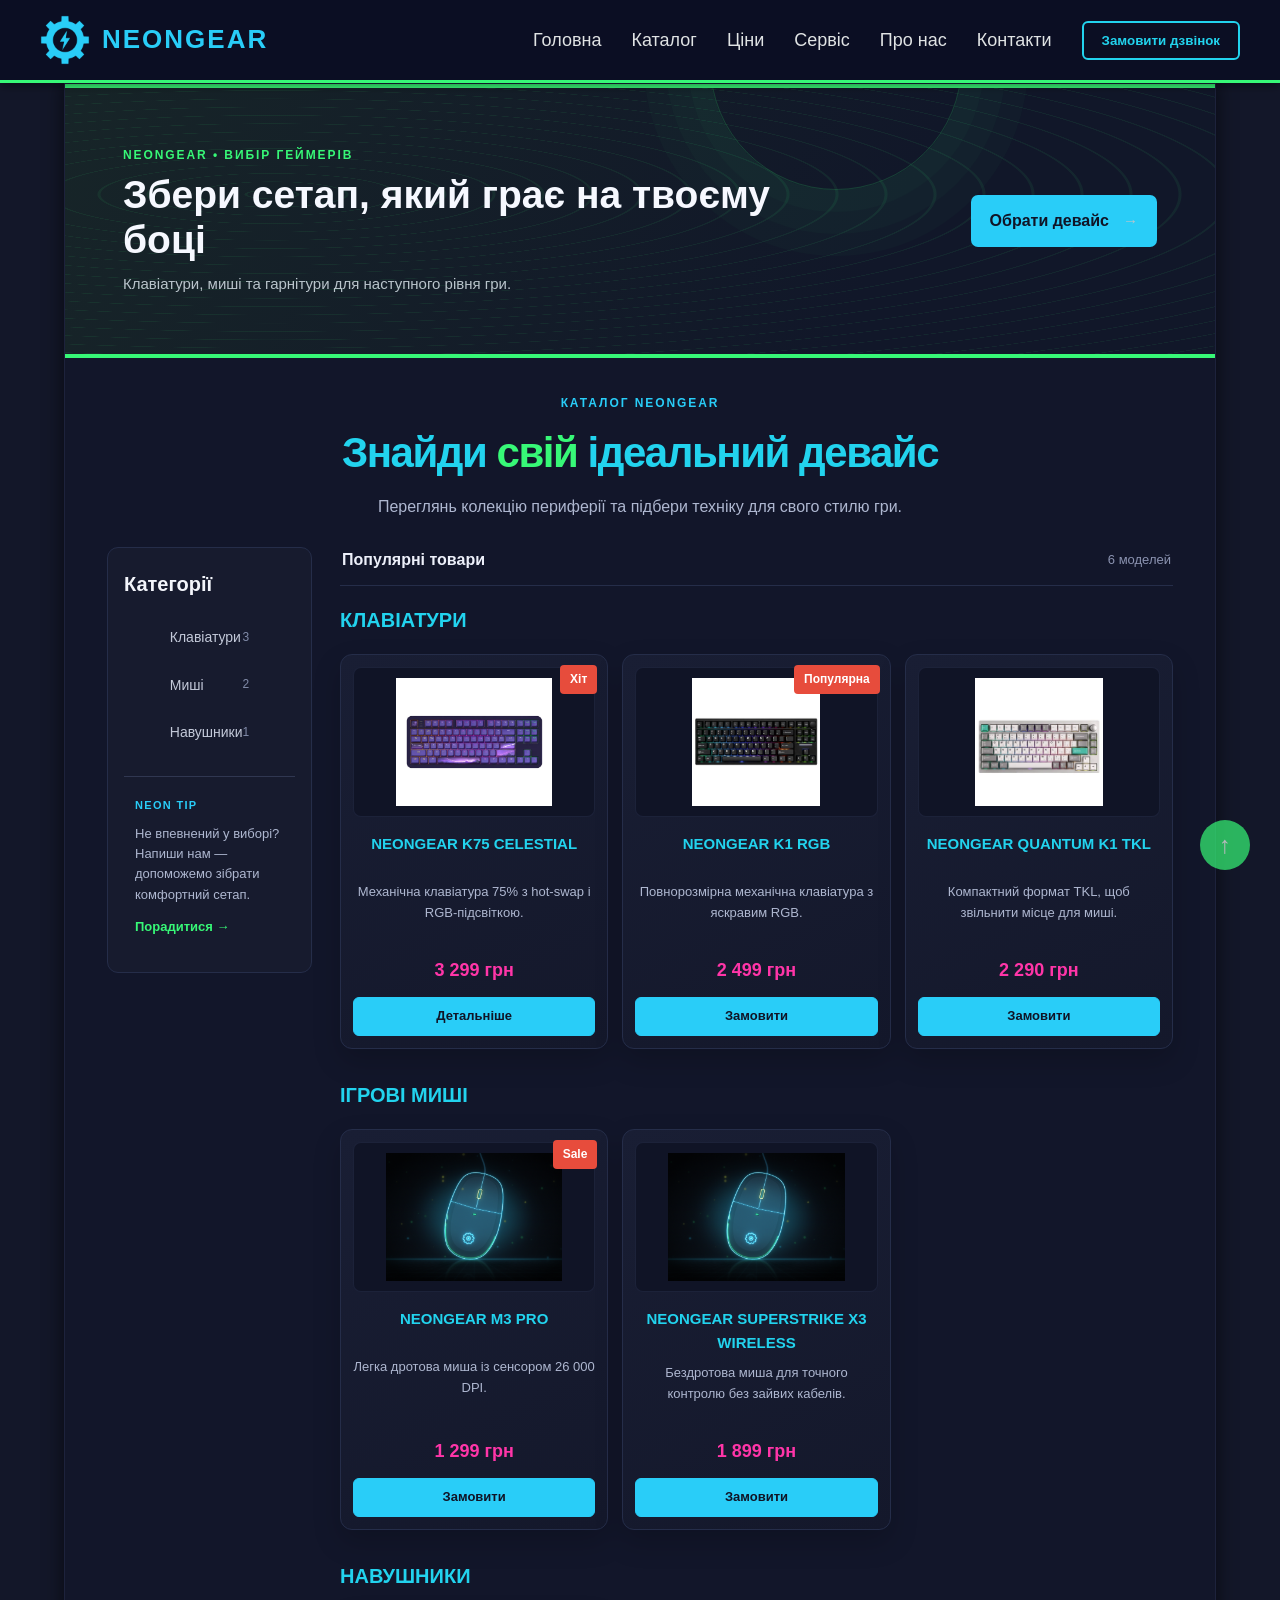
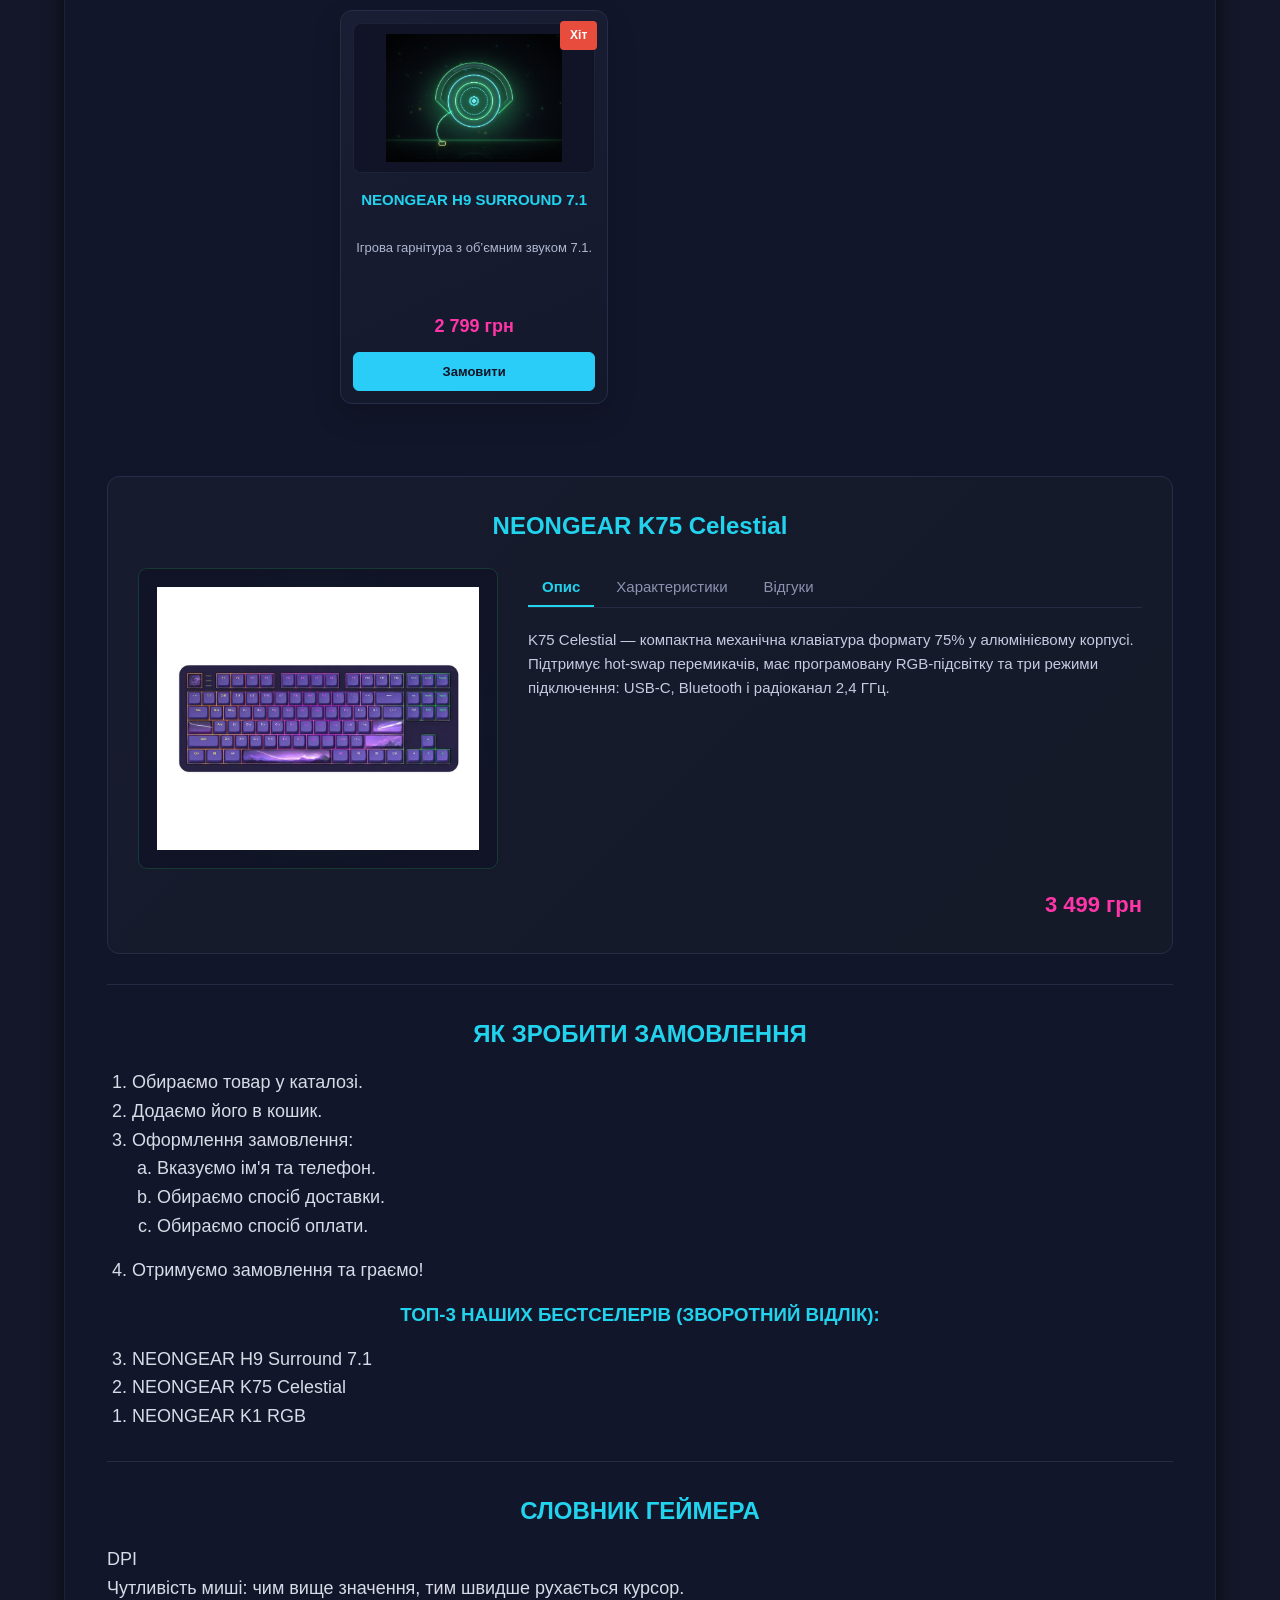
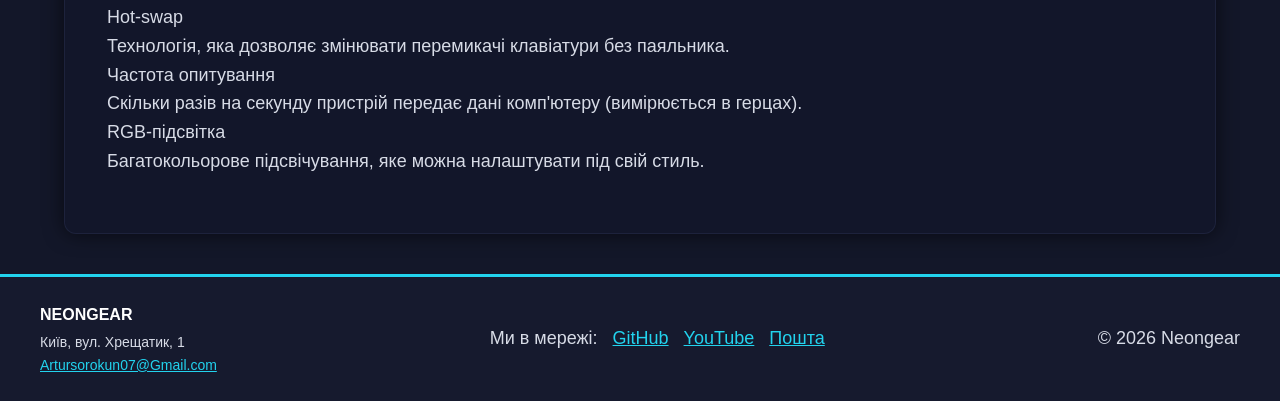
<file: catalog.html>
<!DOCTYPE html>
<html lang="uk">
<head>
    <meta charset="UTF-8">
    <meta name="viewport" content="width=device-width, initial-scale=1.0">
    <title>Каталог — Neongear</title>
    <link rel="stylesheet" href="style.css">
</head>
<body>
    <div class="wrapper">

    <header class="main-header">
    <a href="index.html" class="logo">
        <img src="img/neongear_icon.png" alt="Логотип Neongear" width="50">
        <span>Neongear</span>
    </a>
    <nav aria-label="Головна навігація">
        <ul class="main-menu">
            <li><a href="index.html">Головна</a></li>
            <li><a href="catalog.html">Каталог</a></li>
            <li><a href="price.html">Ціни</a></li>
            <li><a href="services.html">Сервіс</a></li>
            <li><a href="index.html#about">Про нас</a></li>
            <li><a href="contacts.html">Контакти</a></li>
        </ul>
    </nav>
    <button type="button" id="open-modal-btn" class="btn-call">Замовити дзвінок</button>
    <button class="hamburger" type="button" aria-label="Меню" aria-expanded="false">
        <span class="bar"></span>
        <span class="bar"></span>
        <span class="bar"></span>
    </button>
    <nav class="mobile-menu" aria-label="Мобільна навігація">
        <a href="index.html">Головна</a>
        <a href="catalog.html">Каталог</a>
        <a href="price.html">Ціни</a>
        <a href="services.html">Сервіс</a>
        <a href="index.html#about">Про нас</a>
        <a href="contacts.html">Контакти</a>
    </nav>
</header>
<main class="container catalog-page">
        <section class="catalog-promo" aria-label="Акційна пропозиція">
            <div><p>NEONGEAR • ВИБІР ГЕЙМЕРІВ</p><h2>Збери сетап, який грає на твоєму боці</h2><span>Клавіатури, миші та гарнітури для наступного рівня гри.</span></div>
            <a href="#keyboards" class="promo-action">Обрати девайс <span aria-hidden="true">→</span></a>
        </section>
        <header class="page-intro">
            <p class="eyebrow">КАТАЛОГ NEONGEAR</p>
            <h1>Знайди <span>свій</span> ідеальний девайс</h1>
            <p>Переглянь колекцію периферії та підбери техніку для свого стилю гри.</p>
        </header>
        <div class="catalog-layout">
            <aside class="catalog-sidebar">
                <h2>Категорії</h2>
                <nav class="catalog-categories" aria-label="Категорії товарів">
                    <a href="#keyboards">Клавіатури <span>3</span></a>
                    <a href="#mice">Миші <span>2</span></a>
                    <a href="#headsets">Навушники <span>1</span></a>
                </nav>
                <div class="sidebar-note"><span>NEON TIP</span><p>Не впевнений у виборі? Напиши нам — допоможемо зібрати комфортний сетап.</p><a href="contacts.html">Порадитися →</a></div>
            </aside>
            <div class="catalog-results">
                <div class="catalog-toolbar"><strong>Популярні товари</strong><span>6 моделей</span></div>
        <section class="catalog-group" id="keyboards" aria-labelledby="keyboards-title">
            <h2 id="keyboards-title">Клавіатури</h2>
            <div class="catalog-grid">
                <article class="product-item"><span class="badge">Хіт</span><img src="img/klava3.png" alt="NEONGEAR K75 Celestial"><h3>NEONGEAR K75 Celestial</h3><p>Механічна клавіатура 75% з hot-swap і RGB-підсвіткою.</p><p class="price">3 299 грн</p><a class="product-action" href="#k75-title">Детальніше</a></article>
                <article class="product-item"><span class="badge">Популярна</span><img src="img/klava2.png" alt="NEONGEAR K1 RGB"><h3>NEONGEAR K1 RGB</h3><p>Повнорозмірна механічна клавіатура з яскравим RGB.</p><p class="price">2 499 грн</p><a class="product-action" href="contacts.html">Замовити</a></article>
                <article class="product-item"><img src="img/klava1.png" alt="NEONGEAR Quantum K1 TKL"><h3>NEONGEAR Quantum K1 TKL</h3><p>Компактний формат TKL, щоб звільнити місце для миші.</p><p class="price">2 290 грн</p><a class="product-action" href="contacts.html">Замовити</a></article>
            </div>
        </section>
        <section class="catalog-group" id="mice" aria-labelledby="mice-title">
            <h2 id="mice-title">Ігрові миші</h2>
            <div class="catalog-grid">
                <article class="product-item"><span class="badge">Sale</span><img src="img/blog_mouse_art.png" alt="NEONGEAR M3 Pro"><h3>NEONGEAR M3 Pro</h3><p>Легка дротова миша із сенсором 26 000 DPI.</p><p class="price">1 299 грн</p><a class="product-action" href="contacts.html">Замовити</a></article>
                <article class="product-item"><img src="img/blog_mouse_art.png" alt="NEONGEAR Superstrike X3 Wireless"><h3>NEONGEAR Superstrike X3 Wireless</h3><p>Бездротова миша для точного контролю без зайвих кабелів.</p><p class="price">1 899 грн</p><a class="product-action" href="contacts.html">Замовити</a></article>
            </div>
        </section>
        <section class="catalog-group" id="headsets" aria-labelledby="headsets-title">
            <h2 id="headsets-title">Навушники</h2>
            <div class="catalog-grid">
                <article class="product-item"><span class="badge">Хіт</span><img src="img/blog_headphones_art.png" alt="NEONGEAR H9 Surround 7.1"><h3>NEONGEAR H9 Surround 7.1</h3><p>Ігрова гарнітура з об’ємним звуком 7.1.</p><p class="price">2 799 грн</p><a class="product-action" href="contacts.html">Замовити</a></article>
            </div>
        </section>
            </div>
        </div>
        <section class="product-page" aria-labelledby="k75-title">
    <h2 id="k75-title">NEONGEAR K75 Celestial</h2>
    <div class="product-layout">
        <img src="img/klava3.png" alt="Клавіатура NEONGEAR K75 Celestial">
        <div class="tabs-container">
            <div class="tabs-header" role="tablist" aria-label="Інформація про товар">
                <button type="button" class="tab-btn active" data-tab="desc" role="tab" aria-selected="true">Опис</button>
                <button type="button" class="tab-btn" data-tab="chars" role="tab" aria-selected="false">Характеристики</button>
                <button type="button" class="tab-btn" data-tab="reviews" role="tab" aria-selected="false">Відгуки</button>
            </div>
            <div class="tabs-body">
                <div id="desc" class="tab-content active" role="tabpanel">
                    <p>K75 Celestial — компактна механічна клавіатура формату 75% у алюмінієвому корпусі. Підтримує hot-swap перемикачів, має програмовану RGB-підсвітку та три режими підключення: USB-C, Bluetooth і радіоканал 2,4 ГГц.</p>
                </div>
                <div id="chars" class="tab-content" role="tabpanel">
                    <ul><li>Формат: 75% (84 клавіші)</li><li>Перемикачі: Neon Linear, hot-swap</li><li>Частота опитування: 1000 Гц</li><li>Акумулятор: 4000 мА·год</li><li>Вага: 1,1 кг</li></ul>
                </div>
                <div id="reviews" class="tab-content" role="tabpanel">
                    <p><strong>Олександр:</strong> «Найкраща клавіатура, яку я тримав у руках.»</p>
                    <p><strong>Ірина:</strong> «Тихий та приємний звук, підсвітка дуже яскрава.»</p>
                </div>
            </div>
        </div>
    </div>
    <p class="price">3 499 грн</p>
</section>
        <hr>

        <h2>Як зробити замовлення</h2>
        <ol>
            <li>Обираємо товар у каталозі.</li>
            <li>Додаємо його в кошик.</li>
            <li>Оформлення замовлення:
                <ol type="a">
                    <li>Вказуємо ім'я та телефон.</li>
                    <li>Обираємо спосіб доставки.</li>
                    <li>Обираємо спосіб оплати.</li>
                </ol>
            </li>
            <li>Отримуємо замовлення та граємо!</li>
        </ol>

        <h3>Топ-3 наших бестселерів (зворотний відлік):</h3>
        <ol reversed start="3">
            <li>NEONGEAR H9 Surround 7.1</li>
            <li>NEONGEAR K75 Celestial</li>
            <li>NEONGEAR K1 RGB</li>
        </ol>

        <hr>

        <h2>Словник геймера</h2>
        <dl>
            <dt>DPI</dt>
            <dd>Чутливість миші: чим вище значення, тим швидше рухається курсор.</dd>

            <dt>Hot-swap</dt>
            <dd>Технологія, яка дозволяє змінювати перемикачі клавіатури без паяльника.</dd>

            <dt>Частота опитування</dt>
            <dd>Скільки разів на секунду пристрій передає дані комп'ютеру (вимірюється в герцах).</dd>

            <dt>RGB-підсвітка</dt>
            <dd>Багатокольорове підсвічування, яке можна налаштувати під свій стиль.</dd>
        </dl>
    </main>

    <footer class="main-footer">
    <div class="footer-inner">
        <div class="footer-brand">
            <a href="index.html" class="footer-logo">NEONGEAR</a>
            <p>Київ, вул. Хрещатик, 1<br><a href="mailto:Artursorokun07@Gmail.com">Artursorokun07@Gmail.com</a></p>
        </div>
        <div class="socials">
            <p>Ми в мережі:</p>
            <ul>
                <li><a href="https://github.com/Artur090907/Web-coding" target="_blank" rel="noopener">GitHub</a></li>
                <li><a href="https://www.youtube.com/@NEONGEARLarpshop" target="_blank" rel="noopener">YouTube</a></li>
                <li><a href="mailto:Artursorokun07@Gmail.com">Пошта</a></li>
            </ul>
        </div>
        <p>© 2026 Neongear</p>
    </div>
</footer>

    <a href="#" class="back-to-top" aria-label="Вгору">↑</a>
<div class="modal-overlay" id="my-modal" aria-hidden="true">
    <section class="modal-window" role="dialog" aria-modal="true" aria-labelledby="modal-title">
        <button type="button" class="close-modal" aria-label="Закрити">&times;</button>
        <h2 id="modal-title">Залиште заявку</h2>
        <p>Ми зателефонуємо вам найближчим часом.</p>
        <form class="callback-form">
            <label for="callback-name">Ваше ім’я</label>
            <input id="callback-name" name="name" type="text" autocomplete="name" required>
            <label for="callback-phone">Телефон</label>
            <input id="callback-phone" name="phone" type="tel" autocomplete="tel" required>
            <button type="submit">Надіслати заявку</button>
        </form>
    </section>
</div>
    <script src="script.js"></script>
    </div>
</body>
</html>
</file>
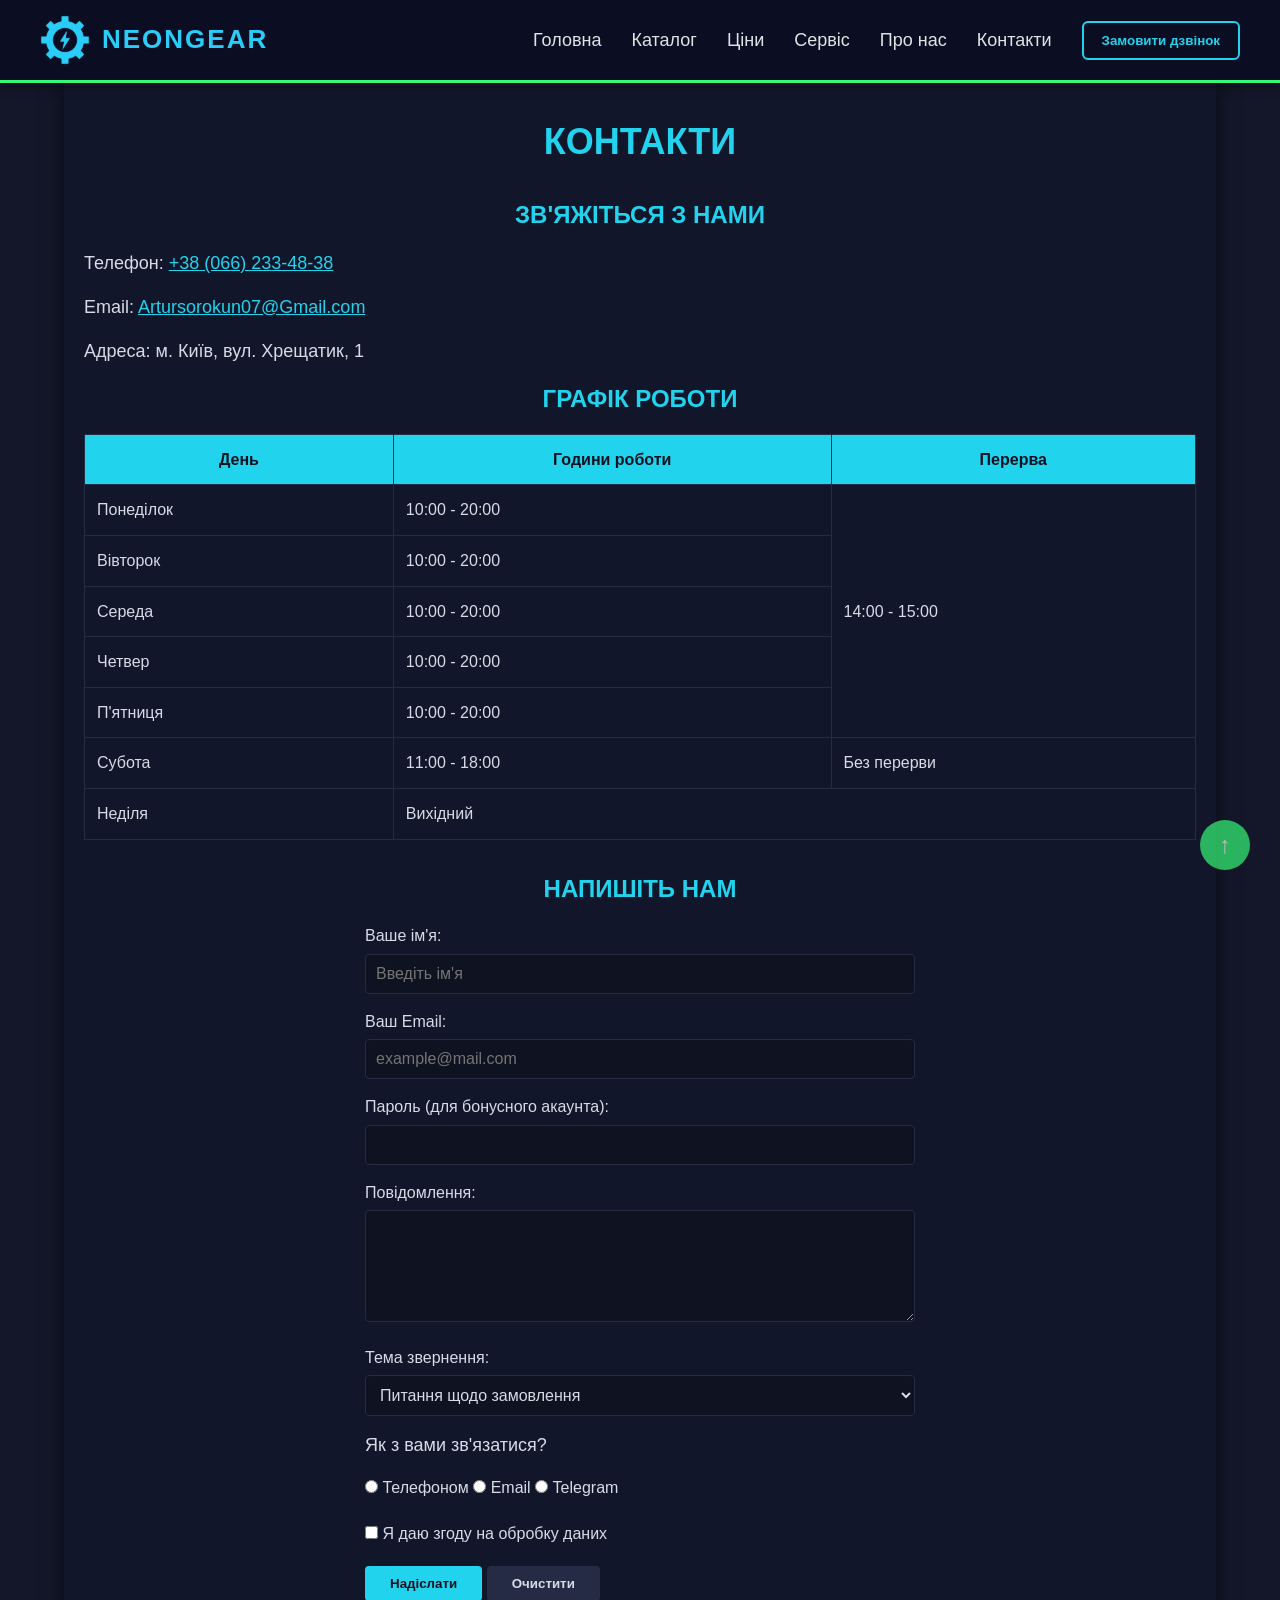
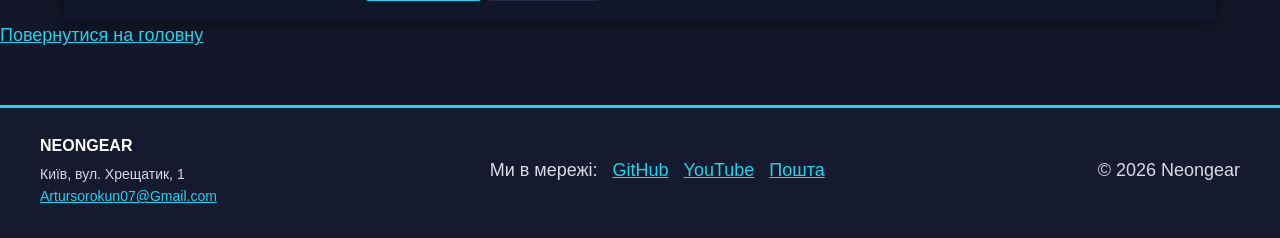
<file: contacts.html>
<!DOCTYPE html>
<html lang="uk">
<head>
    <meta charset="UTF-8">
    <meta name="viewport" content="width=device-width, initial-scale=1.0">
    <title>Контакти — Neongear</title>
    <link rel="stylesheet" href="style.css">
</head>
<body>
    <div class="wrapper">

    <header class="main-header">
    <a href="index.html" class="logo">
        <img src="img/neongear_icon.png" alt="Логотип Neongear" width="50">
        <span>Neongear</span>
    </a>
    <nav aria-label="Головна навігація">
        <ul class="main-menu">
            <li><a href="index.html">Головна</a></li>
            <li><a href="catalog.html">Каталог</a></li>
            <li><a href="price.html">Ціни</a></li>
            <li><a href="services.html">Сервіс</a></li>
            <li><a href="index.html#about">Про нас</a></li>
            <li><a href="contacts.html">Контакти</a></li>
        </ul>
    </nav>
    <button type="button" id="open-modal-btn" class="btn-call">Замовити дзвінок</button>
    <button class="hamburger" type="button" aria-label="Меню" aria-expanded="false">
        <span class="bar"></span>
        <span class="bar"></span>
        <span class="bar"></span>
    </button>
    <nav class="mobile-menu" aria-label="Мобільна навігація">
        <a href="index.html">Головна</a>
        <a href="catalog.html">Каталог</a>
        <a href="price.html">Ціни</a>
        <a href="services.html">Сервіс</a>
        <a href="index.html#about">Про нас</a>
        <a href="contacts.html">Контакти</a>
    </nav>
</header>
<main>
        <div class="container">
                <h1 class="page-title">Контакти</h1>
                <section>
                    <h2>Зв'яжіться з нами</h2>
                    <p>Телефон: <a href="tel:+380662334838">+38 (066) 233-48-38</a></p>
                    <p>Email: <a href="mailto:Artursorokun07@Gmail.com">Artursorokun07@Gmail.com</a></p>
                    <p>Адреса: м. Київ, вул. Хрещатик, 1</p>
                    
         <h2>Графік роботи</h2>

        <table class="price-table">
            <tr>
                <th>День</th>
                <th>Години роботи</th>
                <th>Перерва</th>
            </tr>
            <tr>
                <td>Понеділок</td>
                <td>10:00 - 20:00</td>
                <td rowspan="5">14:00 - 15:00</td>
            </tr>
            <tr>
                <td>Вівторок</td>
                <td>10:00 - 20:00</td>
            </tr>
            <tr>
                <td>Середа</td>
                <td>10:00 - 20:00</td>
            </tr>
            <tr>
                <td>Четвер</td>
                <td>10:00 - 20:00</td>
            </tr>
            <tr>
                <td>П'ятниця</td>
                <td>10:00 - 20:00</td>
            </tr>
            <tr>
                <td>Субота</td>
                <td>11:00 - 18:00</td>
                <td>Без перерви</td>
            </tr>
            <tr>
                <td>Неділя</td>
                <td colspan="2">Вихідний</td>
            </tr>
         </table>
                </section>

                <!-- Форма зворотного зв'язку -->
                <section class="form-section">
                    <h2>Напишіть нам</h2>
                    <form action="#" method="POST">
                        <div class="form-group">
                            <label for="username">Ваше ім'я:</label>
                            <input type="text" id="username" name="username" placeholder="Введіть ім'я" required>
                        </div>
                        <div class="form-group">
                            <label for="useremail">Ваш Email:</label>
                            <input type="email" id="useremail" name="useremail" placeholder="example@mail.com" required>
                        </div>
                        <div class="form-group">
                            <label for="userpass">Пароль (для бонусного акаунта):</label>
                            <input type="password" id="userpass" name="password">
                        </div>
                        <div class="form-group">
                            <label for="message">Повідомлення:</label>
                            <textarea id="message" name="message" rows="5" cols="30"></textarea>
                        </div>
                        <div class="form-group">
                            <label for="topic">Тема звернення:</label>
                            <select id="topic" name="topic">
                                <option value="order">Питання щодо замовлення</option>
                                <option value="warranty">Гарантія та повернення</option>
                                <option value="choice">Допомога з вибором девайса</option>
                                <option value="other">Інше</option>
                            </select>
                        </div>
                        <div class="form-group">
                            <p>Як з вами зв'язатися?</p>
                            <input type="radio" id="by-phone" name="contact" value="phone">
                            <label for="by-phone">Телефоном</label>
                            <input type="radio" id="by-email" name="contact" value="email">
                            <label for="by-email">Email</label>
                            <input type="radio" id="by-telegram" name="contact" value="telegram">
                            <label for="by-telegram">Telegram</label>
                        </div>
                        <div class="form-group">
                            <input type="checkbox" id="agree" name="agree" required>
                            <label for="agree">Я даю згоду на обробку даних</label>
                        </div>
                        <button type="submit">Надіслати</button>
                        <button type="reset">Очистити</button>
                    </form>
                </section>
            </div>
        <p><a href="index.html">Повернутися на головну</a></p>
    </main>

    <footer class="main-footer">
    <div class="footer-inner">
        <div class="footer-brand">
            <a href="index.html" class="footer-logo">NEONGEAR</a>
            <p>Київ, вул. Хрещатик, 1<br><a href="mailto:Artursorokun07@Gmail.com">Artursorokun07@Gmail.com</a></p>
        </div>
        <div class="socials">
            <p>Ми в мережі:</p>
            <ul>
                <li><a href="https://github.com/Artur090907/Web-coding" target="_blank" rel="noopener">GitHub</a></li>
                <li><a href="https://www.youtube.com/@NEONGEARLarpshop" target="_blank" rel="noopener">YouTube</a></li>
                <li><a href="mailto:Artursorokun07@Gmail.com">Пошта</a></li>
            </ul>
        </div>
        <p>© 2026 Neongear</p>
    </div>
</footer>

    <a href="#" class="back-to-top" aria-label="Вгору">↑</a>
    </div>
<div class="modal-overlay" id="my-modal" aria-hidden="true">
    <section class="modal-window" role="dialog" aria-modal="true" aria-labelledby="modal-title">
        <button type="button" class="close-modal" aria-label="Закрити">&times;</button>
        <h2 id="modal-title">Залиште заявку</h2>
        <p>Ми зателефонуємо вам найближчим часом.</p>
        <form class="callback-form">
            <label for="callback-name">Ваше ім’я</label>
            <input id="callback-name" name="name" type="text" autocomplete="name" required>
            <label for="callback-phone">Телефон</label>
            <input id="callback-phone" name="phone" type="tel" autocomplete="tel" required>
            <button type="submit">Надіслати заявку</button>
        </form>
    </section>
</div>
    <script src="script.js"></script>
</body>
</html>
</file>
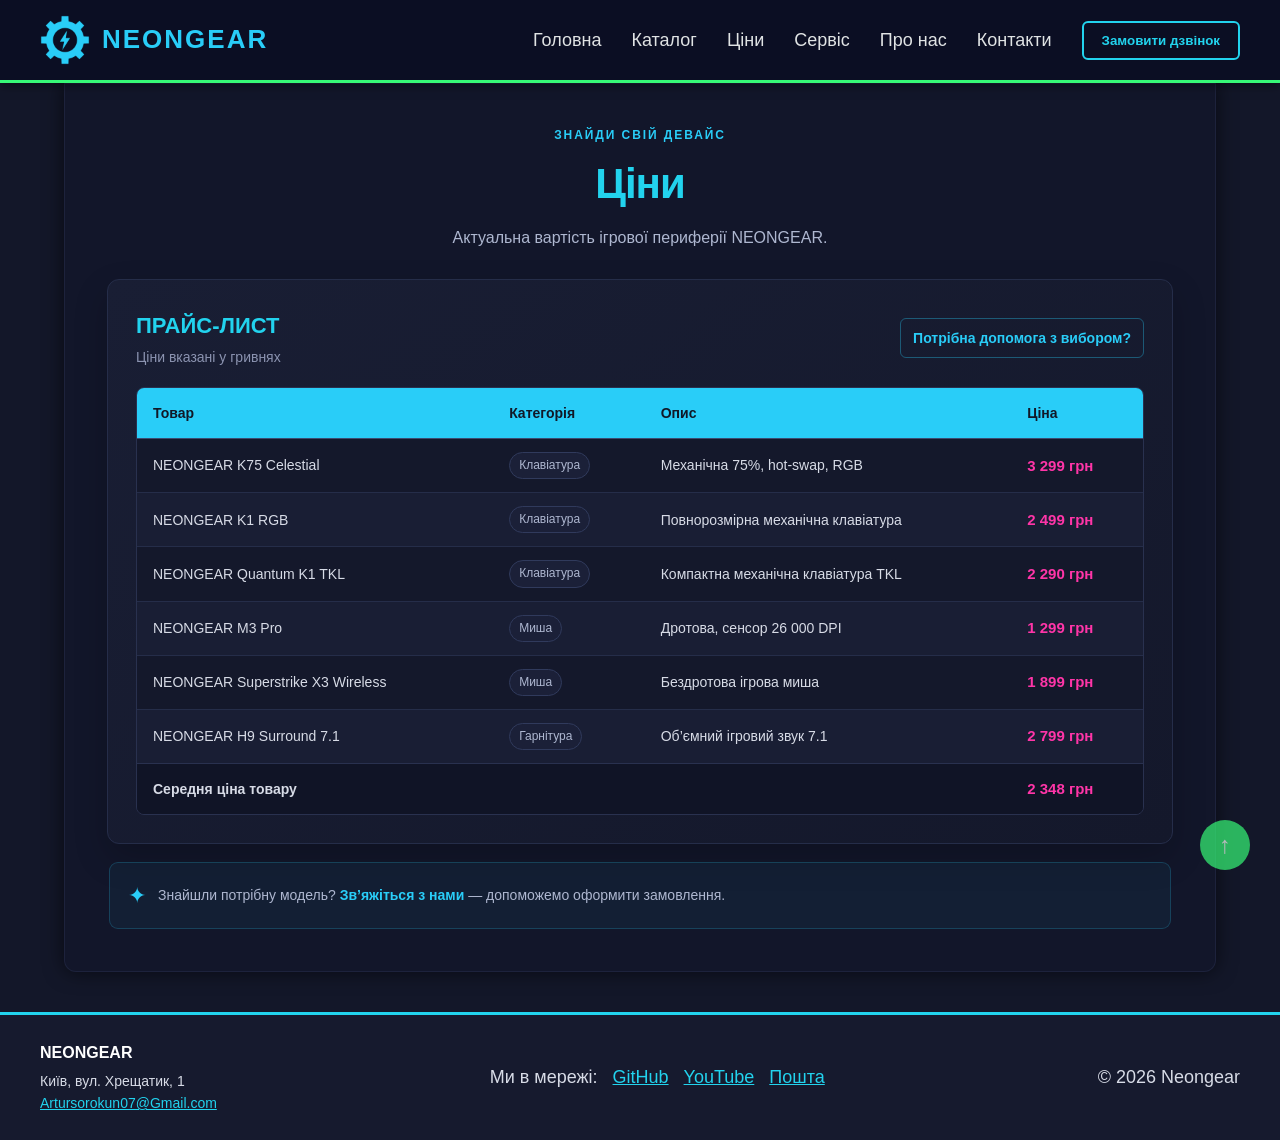
<file: price.html>
<!DOCTYPE html>
<html lang="uk">
<head>
    <meta charset="UTF-8">
    <meta name="viewport" content="width=device-width, initial-scale=1.0">
    <title>Прайс — Neongear</title>
    <link rel="stylesheet" href="style.css">
</head>
<body>
    <div class="wrapper">

    <header class="main-header">
    <a href="index.html" class="logo">
        <img src="img/neongear_icon.png" alt="Логотип Neongear" width="50">
        <span>Neongear</span>
    </a>
    <nav aria-label="Головна навігація">
        <ul class="main-menu">
            <li><a href="index.html">Головна</a></li>
            <li><a href="catalog.html">Каталог</a></li>
            <li><a href="price.html">Ціни</a></li>
            <li><a href="services.html">Сервіс</a></li>
            <li><a href="index.html#about">Про нас</a></li>
            <li><a href="contacts.html">Контакти</a></li>
        </ul>
    </nav>
    <button type="button" id="open-modal-btn" class="btn-call">Замовити дзвінок</button>
    <button class="hamburger" type="button" aria-label="Меню" aria-expanded="false">
        <span class="bar"></span>
        <span class="bar"></span>
        <span class="bar"></span>
    </button>
    <nav class="mobile-menu" aria-label="Мобільна навігація">
        <a href="index.html">Головна</a>
        <a href="catalog.html">Каталог</a>
        <a href="price.html">Ціни</a>
        <a href="services.html">Сервіс</a>
        <a href="index.html#about">Про нас</a>
        <a href="contacts.html">Контакти</a>
    </nav>
</header>
<main class="container price-page">
        <header class="page-intro">
            <p class="eyebrow">ЗНАЙДИ СВІЙ ДЕВАЙС</p>
            <h1>Ціни</h1>
            <p>Актуальна вартість ігрової периферії NEONGEAR.</p>
        </header>
        <section class="price-panel" aria-labelledby="price-list-title">
            <div class="price-panel-heading"><div><h2 id="price-list-title">Прайс-лист</h2><p>Ціни вказані у гривнях</p></div><a href="contacts.html">Потрібна допомога з вибором?</a></div>
            <div class="table-scroll">
                <table class="price-table">
                    <caption class="visually-hidden">Ціни на клавіатури, миші та навушники NEONGEAR</caption>
                    <thead><tr><th scope="col">Товар</th><th scope="col">Категорія</th><th scope="col">Опис</th><th scope="col">Ціна</th></tr></thead>
                    <tbody>
                        <tr><td data-label="Товар">NEONGEAR K75 Celestial</td><td data-label="Категорія"><span class="category-tag">Клавіатура</span></td><td data-label="Опис">Механічна 75%, hot-swap, RGB</td><td data-label="Ціна" class="table-price">3 299 грн</td></tr>
                        <tr><td data-label="Товар">NEONGEAR K1 RGB</td><td data-label="Категорія"><span class="category-tag">Клавіатура</span></td><td data-label="Опис">Повнорозмірна механічна клавіатура</td><td data-label="Ціна" class="table-price">2 499 грн</td></tr>
                        <tr><td data-label="Товар">NEONGEAR Quantum K1 TKL</td><td data-label="Категорія"><span class="category-tag">Клавіатура</span></td><td data-label="Опис">Компактна механічна клавіатура TKL</td><td data-label="Ціна" class="table-price">2 290 грн</td></tr>
                        <tr><td data-label="Товар">NEONGEAR M3 Pro</td><td data-label="Категорія"><span class="category-tag">Миша</span></td><td data-label="Опис">Дротова, сенсор 26 000 DPI</td><td data-label="Ціна" class="table-price">1 299 грн</td></tr>
                        <tr><td data-label="Товар">NEONGEAR Superstrike X3 Wireless</td><td data-label="Категорія"><span class="category-tag">Миша</span></td><td data-label="Опис">Бездротова ігрова миша</td><td data-label="Ціна" class="table-price">1 899 грн</td></tr>
                        <tr><td data-label="Товар">NEONGEAR H9 Surround 7.1</td><td data-label="Категорія"><span class="category-tag">Гарнітура</span></td><td data-label="Опис">Об’ємний ігровий звук 7.1</td><td data-label="Ціна" class="table-price">2 799 грн</td></tr>
                    </tbody>
                    <tfoot><tr><td colspan="3">Середня ціна товару</td><td class="table-price">2 348 грн</td></tr></tfoot>
                </table>
            </div>
        </section>
        <aside class="price-note"><span aria-hidden="true">✦</span><p>Знайшли потрібну модель? <a href="contacts.html">Зв’яжіться з нами</a> — допоможемо оформити замовлення.</p></aside>
    </main>

    <footer class="main-footer">
    <div class="footer-inner">
        <div class="footer-brand">
            <a href="index.html" class="footer-logo">NEONGEAR</a>
            <p>Київ, вул. Хрещатик, 1<br><a href="mailto:Artursorokun07@Gmail.com">Artursorokun07@Gmail.com</a></p>
        </div>
        <div class="socials">
            <p>Ми в мережі:</p>
            <ul>
                <li><a href="https://github.com/Artur090907/Web-coding" target="_blank" rel="noopener">GitHub</a></li>
                <li><a href="https://www.youtube.com/@NEONGEARLarpshop" target="_blank" rel="noopener">YouTube</a></li>
                <li><a href="mailto:Artursorokun07@Gmail.com">Пошта</a></li>
            </ul>
        </div>
        <p>© 2026 Neongear</p>
    </div>
</footer>

    <a href="#" class="back-to-top" aria-label="Вгору">↑</a>
    </div>
<div class="modal-overlay" id="my-modal" aria-hidden="true">
    <section class="modal-window" role="dialog" aria-modal="true" aria-labelledby="modal-title">
        <button type="button" class="close-modal" aria-label="Закрити">&times;</button>
        <h2 id="modal-title">Залиште заявку</h2>
        <p>Ми зателефонуємо вам найближчим часом.</p>
        <form class="callback-form">
            <label for="callback-name">Ваше ім’я</label>
            <input id="callback-name" name="name" type="text" autocomplete="name" required>
            <label for="callback-phone">Телефон</label>
            <input id="callback-phone" name="phone" type="tel" autocomplete="tel" required>
            <button type="submit">Надіслати заявку</button>
        </form>
    </section>
</div>
    <script src="script.js"></script>
</body>
</html>
</file>
<file: style.css>
/* ===== Скидання стилів (Reset) ===== */
* {
    box-sizing: border-box;
    margin: 0;
    padding: 0;
}

p, h1, h2, h3, ul, ol, dl, table {
    margin-bottom: 15px;
}

/* ===== Базові налаштування ===== */
body {
    font-family: 'Roboto', sans-serif;
    background-color: rgb(19, 23, 41);
    color: #d7dbe6;
    line-height: 1.6;
    padding-top: 0;
}

a {
    color: #22d3ee;
}

/* ===== Заголовки та текст ===== */
h1, h2, h3 {
    font-family: 'Montserrat', sans-serif;
    color: #22d3ee;
    text-align: center;
    text-transform: uppercase;
}

p {
    font-size: 18px;
    margin-bottom: 15px;
}

ul, ol, dl {
    font-size: 18px;
}

li {
    margin-left: 25px;
}

/* ===== Обгортка для притиснутого футера ===== */
html {
    min-height: 100%;
}

body {
    min-height: 100vh;
}

.wrapper {
    display: flex;
    flex-direction: column;
    min-height: 100vh;
}

main {
    flex: 1;
}

/* ===== Шапка сайту (Flexbox) ===== */
.main-header {
    display: flex;
    justify-content: space-between;
    align-items: center;
    padding: 15px 40px;
    background: hsl(231, 54%, 9%);
    border-bottom: 3px solid #37F877;
    box-shadow: 0 2px 10px rgba(0, 0, 0, 0.5);
    position: sticky;
    top: 0;
    z-index: 1000;
}

.logo {
    display: flex;
    align-items: center;
    gap: 12px;
    text-decoration: none;
    font-family: 'Montserrat', sans-serif;
    font-weight: 800;
    font-size: 26px;
    color: #29CDF8;
    text-transform: uppercase;
    letter-spacing: 2px;
}

.main-header nav {
    margin-left: auto;
}

.main-header ul {
    display: flex;
    list-style: none;
    gap: 30px;
    margin: 0;
}

.main-header li {
    margin: 0;
}

.main-header nav a {
    text-decoration: none;
    color: #e0e3e4;
    font-weight: 500;
    font-size: 18px;
    transition: color 0.3s;
}

.main-header nav a:hover {
    color: #29CDF8;
}

.page-title {
    margin: 10px 0 25px;
    font-size: 36px;
}

/* ===== Секції ===== */
.about-section {
    background-color: #171b2e;
    padding: 20px;
    margin: 20px auto;
    border-radius: 8px;
    box-shadow: 0 0 10px rgba(0, 0, 0, 0.4);
    overflow: hidden;
}

hr {
    border: none;
    border-top: 1px solid #262b45;
    margin: 30px 0;
}

/* ===== Центральний контейнер ===== */
.container {
    max-width: 1200px;
    width: 90%;
    margin: 0 auto;
    background-color: #12162a;
    padding: 20px;
    box-shadow: 0 0 20px rgba(0, 0, 0, 0.6);
}

/* ===== Обтікання картинки текстом ===== */
.float-img {
    float: left;
    margin-right: 20px;
    margin-bottom: 10px;
    width: 260px;
    border-radius: 8px;
}

/* ===== Переваги (Flexbox) ===== */
.features {
    display: flex;
    justify-content: center;
    gap: 30px;
    padding: 50px 0;
}

.feature-card {
    flex: 1;
    max-width: 300px;
    text-align: center;
    border: 1px solid #262b45;
    background: #171b2e;
    padding: 20px;
    border-radius: 10px;
}

.feature-card h3 {
    color: #29CDF8;
}

/* ===== Картки товарів (Flexbox + перенесення) ===== */
.catalog {
    display: flex;
    flex-wrap: wrap;
    gap: 20px;
}

.product-item {
    width: calc(33.333% - 14px);
    position: relative;
    border: 1px solid #262b45;
    padding: 15px;
    text-align: center;
    background: #171b2e;
    border-radius: 8px;
    display: flex;
    flex-direction: column;
}

.product-item button {
    margin-top: auto;
}

.product-item img {
    max-width: 100%;
    height: auto;
    border-radius: 4px;
    margin-bottom: 10px;
}

.product-item h3 {
    font-size: 18px;
}

.product-item p {
    font-size: 16px;
}

.price {
    color: #29CDF8;
    font-weight: bold;
    font-size: 22px !important;
}

.product-item button {
    padding: 10px 20px;
    margin-top: 10px;
    background-color: #22d3ee;
    color: #0f1220;
    font-weight: bold;
    border: none;
    border-radius: 4px;
    cursor: pointer;
}

/* ===== Бейджі на товарах ===== */
.badge {
    position: absolute;
    top: 10px;
    right: 10px;
    background-color: #e74c3c;
    color: white;
    padding: 5px 10px;
    border-radius: 4px;
    font-size: 12px;
    font-weight: bold;
    z-index: 10;
}

/* ===== Кнопка «Вгору» ===== */
.back-to-top {
    position: fixed;
    bottom: 30px;
    right: 30px;
    width: 50px;
    height: 50px;
    background-color: #37F877;
    color: #fff;
    text-align: center;
    line-height: 50px;
    border-radius: 50%;
    text-decoration: none;
    font-size: 24px;
    opacity: 0.7;
    transition: 0.3s;
    z-index: 900;
}

.back-to-top:hover {
    opacity: 1;
    background-color: #22d3ee;
}

/* ===== Галерея (CSS Grid) ===== */
.gallery {
    display: grid;
    grid-template-columns: repeat(4, 1fr);
    grid-auto-rows: minmax(200px, auto);
    gap: 15px;
    max-width: 1200px;
    margin: 30px auto 50px;
}

.gallery-item {
    background-color: #262b45;
    border-radius: 8px;
    overflow: hidden;
}

.gallery-item img {
    width: 100%;
    height: 100%;
    object-fit: cover;
    display: block;
}

.item-1 {
    grid-column: span 2;
    grid-row: span 2;
}

.item-2 {
    grid-column: span 2;
}

.item-5,
.item-6 {
    grid-column: span 2;
}

/* ===== Слайдери Swiper ===== */
.hero-swiper {
    width: 100%;
    height: 450px;
}

.hero-swiper .swiper-slide {
    display: flex;
    flex-direction: column;
    justify-content: center;
    align-items: center;
    text-align: center;
    background-size: cover;
    background-position: center;
    padding: 0 60px;
}

.hero-swiper h2 {
    font-size: 42px;
    color: #ffffff;
    text-shadow: 0 0 20px #7c5cff;
}

.hero-swiper p {
    font-size: 22px;
    color: #ffffff;
    background: rgba(15, 18, 32, 0.6);
    padding: 5px 15px;
    border-radius: 6px;
}

.swiper-button-next,
.swiper-button-prev {
    color: #22d3ee;
}

.swiper-pagination-bullet {
    background: #ffffff;
}

.swiper-pagination-bullet-active {
    background: #29CDF8;
}

.reviews-swiper {
    height: 220px;
    padding-bottom: 40px;
}

.review {
    background: #171b2e;
    border: 1px solid #262b45;
    border-radius: 10px;
    padding: 25px;
    display: flex;
    flex-direction: column;
    justify-content: space-between;
}

.review h4 {
    color: #29CDF8;
    text-align: right;
}

/* ===== Анімація «Scroll Down» ===== */
.hero {
    position: relative;
}

.scroll-down {
    position: absolute;
    left: 50%;
    bottom: 40px;
    margin-left: -20px;
    width: 40px;
    display: block;
    text-decoration: none;
    text-align: center;
    font-size: 30px;
    color: #ffffff;
    z-index: 10;
    animation: bounce 2s infinite;
}

@keyframes bounce {
    0%, 20%, 50%, 80%, 100% {
        transform: translateY(0);
    }
    40% {
        transform: translateY(-10px);
    }
    60% {
        transform: translateY(-5px);
    }
}

/* ===== Анімація тексту лише в Hero-слайдері ===== */
.hero-swiper .swiper-slide h2,
.hero-swiper .swiper-slide p {
    opacity: 0;
    transform: translateY(20px);
    transition: 0.5s;
}

.hero-swiper .swiper-slide-active h2,
.hero-swiper .swiper-slide-active p {
    opacity: 1;
    transform: translateY(0);
}

.hero-swiper .swiper-slide-active p {
    transition-delay: 0.3s;
}

.review p,
.review h4 {
    opacity: 1;
    transform: none;
}

/* ===== Кнопка «Гамбургер» ===== */
.hamburger {
    display: none;
    border: none;
    background: none;
    cursor: pointer;
    z-index: 1100;
}

.bar {
    display: block;
    width: 25px;
    height: 3px;
    margin: 5px auto;
    background-color: #22d3ee;
    transition: all 0.3s ease-in-out;
}

.hamburger.active .bar:nth-child(2) {
    opacity: 0;
}

.hamburger.active .bar:nth-child(1) {
    transform: translateY(8px) rotate(45deg);
}

.hamburger.active .bar:nth-child(3) {
    transform: translateY(-8px) rotate(-45deg);
}

/* ===== Мобільне меню ===== */
.mobile-menu {
    position: fixed;
    left: -100%;
    top: 0;
    width: 70%;
    height: 100vh;
    background: #161a2e;
    box-shadow: 5px 0 20px rgba(0, 0, 0, 0.6);
    display: flex;
    flex-direction: column;
    gap: 25px;
    padding: 90px 30px;
    transition: 0.3s;
    z-index: 1050;
}

.mobile-menu.active {
    left: 0;
}

.mobile-menu a {
    color: #d7dbe6;
    text-decoration: none;
    font-size: 22px;
    font-weight: 500;
}

/* ===== Таблиці ===== */
.price-table {
    width: 100%;
    border-collapse: collapse;
    margin-bottom: 30px;
}

.price-table caption {
    font-size: 18px;
    color: #8b93b0;
    margin-bottom: 10px;
}

.price-table th,
.price-table td {
    border: 1px solid #262b45;
    padding: 12px;
}

.price-table th {
    background-color: #22d3ee;
    color: #0f1220;
}

.price-table tfoot td {
    font-weight: bold;
    color: #29CDF8;
}

/* ===== Форма зворотного зв'язку ===== */
.form-section form {
    max-width: 550px;
    margin: 0 auto;
}

.form-group {
    margin-bottom: 15px;
}

.form-group label {
    display: inline-block;
    margin-bottom: 5px;
    font-weight: 500;
}

input[type="text"],
input[type="email"],
input[type="password"],
input[type="tel"],
select,
textarea {
    width: 100%;
    padding: 10px;
    background: #0f1220;
    color: #d7dbe6;
    border: 1px solid #262b45;
    border-radius: 4px;
    font-size: 16px;
}

.form-section button {
    padding: 10px 25px;
    border: none;
    border-radius: 4px;
    font-weight: bold;
    cursor: pointer;
    background: #22d3ee;
    color: #0f1220;
}

.form-section button[type="reset"] {
    background: #262b45;
    color: #d7dbe6;
}

/* ===== Футер (Flexbox) ===== */
.main-footer {
    background: #161a2e;
    border-top: 3px solid #22d3ee;
    padding: 25px 40px;
    margin-top: 40px;
}

.footer-inner {
    display: flex;
    justify-content: space-between;
    align-items: center;
    flex-wrap: wrap;
    gap: 20px;
}

.footer-inner p {
    margin: 0;
}

.footer-brand {
    display: flex;
    flex-direction: column;
    gap: 4px;
}

.footer-brand p {
    font-size: 14px;
}

.footer-logo {
    font-family: 'Montserrat', sans-serif;
    font-weight: 800;
    color: #ffffff;
    text-transform: uppercase;
    text-decoration: none;
}

.socials {
    display: flex;
    align-items: center;
    gap: 15px;
}

.socials ul {
    display: flex;
    list-style: none;
    gap: 15px;
    margin: 0;
}

.socials li {
    margin: 0;
}

/* ===== Таби ===== */
.product-layout {
    display: flex;
    gap: 30px;
    align-items: flex-start;
}

.product-layout img {
    width: 40%;
    border-radius: 8px;
}

.tabs-container {
    flex: 1;
}

.tabs-header {
    display: flex;
    gap: 5px;
    border-bottom: 1px solid #262b45;
    margin-bottom: 20px;
}

.tab-btn {
    padding: 10px 20px;
    background: none;
    border: none;
    border-bottom: 2px solid transparent;
    color: #8b93b0;
    font-size: 17px;
    cursor: pointer;
}

.tab-btn.active {
    border-bottom: 2px solid #22d3ee;
    color: #22d3ee;
    font-weight: bold;
}

.tab-content {
    display: none;
    animation: fadeIn 0.5s;
    min-height: 170px;
}

.tab-content.active {
    display: block;
}

@keyframes fadeIn {
    from { opacity: 0; }
    to { opacity: 1; }
}

/* ===== Модальне вікно ===== */
.btn-call {
    margin-left: 30px;
    padding: 10px 18px;
    background: transparent;
    color: #22d3ee;
    border: 2px solid #22d3ee;
    border-radius: 6px;
    font-weight: bold;
    cursor: pointer;
    transition: 0.3s;
}

.btn-call:hover {
    background: #22d3ee;
    color: #0f1220;
}

.modal-overlay {
    position: fixed;
    top: 0;
    left: 0;
    width: 100%;
    height: 100%;
    background: rgba(0, 0, 0, 0.6);
    display: none;
    justify-content: center;
    align-items: center;
    z-index: 9999;
}

.modal-overlay.open {
    display: flex;
}

.modal-window {
    background: #171b2e;
    border: 1px solid #22d3ee;
    padding: 30px;
    border-radius: 10px;
    width: 340px;
    position: relative;
    color: #d7dbe6;
}

.modal-window h2 {
    color: #22d3ee;
    font-family: 'Montserrat', sans-serif;
    font-size: 24px;
}

.modal-window p {
    font-size: 15px;
}

.modal-window input {
    margin-bottom: 12px;
}

.modal-window button {
    width: 100%;
    padding: 10px;
    background: #29CDF8;
    color: #fff;
    border: none;
    border-radius: 4px;
    font-weight: bold;
    cursor: pointer;
}

.close-modal {
    position: absolute;
    top: 10px;
    right: 15px;
    font-size: 24px;
    cursor: pointer;
}

/* ===== Адаптивність ===== */
@media (max-width: 768px) {
    .hamburger {
        display: block;
    }

    .main-header .main-menu {
        display: none;
    }

    .btn-call {
        display: none;
    }

    .main-header {
        padding: 15px 20px;
    }

    .features {
        flex-direction: column;
        align-items: center;
    }

    .product-item {
        width: 100%;
    }

    .hero-swiper h2 {
        font-size: 28px;
    }

    .gallery {
        grid-template-columns: repeat(2, 1fr);
    }

    .item-5 {
        grid-column: span 2;
    }

    .product-layout {
        flex-direction: column;
    }

    .product-layout img {
        width: 100%;
    }
}

/* ===== Головний екран із фоновим зображенням ===== */
.hero {
    min-height: min(680px, calc(100vh - 90px));
    display: flex;
    align-items: flex-start;
    justify-content: center;
    padding: 55px 24px 80px;
    text-align: center;
    background: linear-gradient(rgba(12, 15, 29, 0.45), rgba(12, 15, 29, 0.58)), url('img/fon2.png') center / cover no-repeat;
}

.hero-content { width: min(100%, 1100px); }

.hero h1 {
    margin-bottom: 28px;
    color: #fff;
    font-size: clamp(32px, 5vw, 52px);
    line-height: 1.15;
    text-transform: none;
    text-shadow: 0 2px 14px rgba(0, 0, 0, 0.7);
}

.hero h1 span { color: #37f877; }

.hero p {
    margin: 0 auto 44px;
    color: #fff;
    font-size: clamp(18px, 2.2vw, 25px);
    text-shadow: 0 2px 10px rgba(0, 0, 0, 0.9);
}

.hero-buttons {
    display: flex;
    justify-content: center;
    flex-wrap: wrap;
    gap: 18px;
}

.hero-button {
    display: inline-block;
    min-width: 190px;
    padding: 13px 24px;
    border: 2px solid #29cdf8;
    border-radius: 7px;
    color: #0f132b;
    background: #29cdf8;
    font-weight: 700;
    text-decoration: none;
    transition: background-color 0.2s, color 0.2s, transform 0.2s;
}

.hero-button:hover { transform: translateY(-2px); }

.hero-button-outline {
    color: #37f877;
    border-color: #37f877;
    background: rgba(15, 19, 43, 0.55);
}

.hero-button-outline:hover {
    color: #0f132b;
    background: #37f877;
}

@media (max-width: 600px) {
    .hero { min-height: 540px; padding: 50px 18px 70px; }
    .hero p { margin-bottom: 30px; }
    .hero-buttons { flex-direction: column; align-items: center; }
}

/* ===== Відображення карток у блоці «Хіти продажів» ===== */
.best-sellers {
    margin: 30px 0;
}

.best-sellers .catalog {
    display: grid;
    grid-template-columns: repeat(3, minmax(0, 1fr));
    gap: 20px;
}

.best-sellers .product-item {
    width: auto;
    min-width: 0;
    height: 100%;
}

.best-sellers .product-item img {
    display: block;
    width: 100%;
    height: 190px;
    object-fit: contain;
    background: #101426;
    padding: 12px;
}

.best-sellers .product-item button {
    align-self: center;
    margin-top: auto;
}

@media (max-width: 768px) {
    .best-sellers .catalog {
        grid-template-columns: repeat(2, minmax(0, 1fr));
    }
}

@media (max-width: 520px) {
    .best-sellers .catalog {
        grid-template-columns: 1fr;
    }
}

/* Hero-секція утримує стрілку поверх Swiper */
.hero {
    position: relative;
    min-height: 0;
    display: block;
    padding: 0;
    text-align: initial;
    background: none;
}

.hero-swiper .swiper-pagination {
    bottom: 8px;
}

.modal-window .close-modal { width: auto; padding: 0; border: 0; color: #d7dbe6; background: transparent; font-size: 26px; }
.callback-form { display: grid; gap: 8px; }
.callback-form label { color: #d7dbe6; }
.callback-form input { width: 100%; box-sizing: border-box; padding: 10px; border: 1px solid #39415e; border-radius: 4px; color: #fff; background: #101426; }
@media (max-width: 480px) { .modal-window { width: min(340px, calc(100vw - 32px)); box-sizing: border-box; padding: 24px; } }
/* Каталог і прайс у стилі карток «Хіти продажів» */
.catalog-page, .price-page { padding: clamp(20px, 4vw, 42px); border: 1px solid rgba(105, 123, 190, .12); border-radius: 0 0 12px 12px; }
.page-intro { max-width: 760px; margin: 0 auto 28px; text-align: center; }
.page-intro .eyebrow { margin-bottom: 5px; color: #29cdf8; font-size: 12px; font-weight: 800; letter-spacing: .16em; }
.page-intro h1 { margin-bottom: 8px; font-size: clamp(30px, 4vw, 42px); }
.page-intro > p:last-child { margin: 0 auto; color: #aeb7d0; font-size: 16px; }
.catalog-categories { display: flex; justify-content: center; flex-wrap: wrap; gap: 10px; margin: 0 0 32px; }
.catalog-categories a { padding: 8px 16px; border: 1px solid #2a3454; border-radius: 999px; color: #d7dbe6; background: #171b2e; text-decoration: none; font-size: 14px; transition: .2s ease; }
.catalog-categories a:hover { border-color: #29cdf8; color: #29cdf8; transform: translateY(-2px); }
.catalog-group { margin: 0 0 38px; scroll-margin-top: 100px; }
.catalog-group > h2 { margin-bottom: 18px; text-align: left; font-size: 23px; }
.catalog-grid { display: grid; grid-template-columns: repeat(3, minmax(0, 1fr)); gap: 20px; }
.catalog-page .product-item { width: auto; min-width: 0; padding: 16px; border-color: #252d49; border-radius: 12px; background: linear-gradient(155deg, #191e34, #14182b); box-shadow: 0 12px 28px rgba(0,0,0,.18); transition: transform .22s ease, border-color .22s ease, box-shadow .22s ease; }
.catalog-page .product-item:hover { transform: translateY(-5px); border-color: rgba(41,205,248,.55); box-shadow: 0 16px 34px rgba(0,0,0,.28), 0 0 18px rgba(41,205,248,.08); }
.catalog-page .product-item img { display: block; width: 100%; height: 190px; margin-bottom: 15px; padding: 10px; border: 1px solid rgba(115,132,196,.12); border-radius: 8px; object-fit: contain; background: #101426; }
.catalog-page .product-item h3 { min-height: 48px; margin-bottom: 8px; font-size: 17px; }
.catalog-page .product-item > p:not(.price) { min-height: 50px; margin-bottom: 12px; color: #aeb7d0; font-size: 14px; }
.catalog-page .product-item .price { margin: auto 0 12px; color: #ff35a8; font-size: 21px !important; }
.product-action { display: inline-flex; justify-content: center; align-items: center; min-height: 42px; padding: 9px 18px; border: 1px solid #29cdf8; border-radius: 6px; color: #101426; background: #29cdf8; text-decoration: none; font-size: 14px; font-weight: 800; transition: .2s ease; }
.product-action:hover { color: #29cdf8; background: transparent; }
.catalog-page .product-page { margin: 42px 0 0; padding: clamp(18px, 3vw, 30px); border: 1px solid #252d49; border-radius: 12px; background: #171b2e; }
.catalog-page .product-page > h2 { margin: 0 0 22px; font-size: 24px; }
.catalog-page .product-page .product-layout img { width: min(38%, 360px); min-height: 210px; object-fit: contain; background: #101426; }
.catalog-page .product-page .price { margin: 18px 0 0; text-align: right; color: #ff35a8; }
.catalog-page .tabs-header { gap: 8px; }
.catalog-page .tab-btn { padding: 10px 14px; border-radius: 6px 6px 0 0; font-size: 15px; }
.catalog-page .tab-content { color: #c5cbe0; font-size: 15px; }
.catalog-page .tab-content p, .catalog-page .tab-content li { font-size: 15px; }
.price-panel { padding: clamp(16px, 3vw, 28px); border: 1px solid #252d49; border-radius: 12px; background: #171b2e; box-shadow: 0 14px 34px rgba(0,0,0,.2); }
.price-panel-heading { display: flex; justify-content: space-between; align-items: center; gap: 18px; margin-bottom: 18px; }
.price-panel-heading h2 { margin: 0 0 3px; text-align: left; font-size: 22px; }
.price-panel-heading p { margin: 0; color: #8b93b0; font-size: 14px; }
.price-panel-heading > a, .price-note a { color: #29cdf8; font-size: 14px; font-weight: 700; text-decoration: none; }
.price-panel-heading > a:hover, .price-note a:hover { text-decoration: underline; }
.table-scroll { width: 100%; overflow-x: auto; }
.price-page .price-table { min-width: 680px; margin: 0; border-collapse: separate; border-spacing: 0; overflow: hidden; border: 1px solid #29314f; border-radius: 8px; }
.price-page .price-table th { padding: 14px 16px; border: 0; border-bottom: 1px solid #3a4b72; color: #111827; background: #29cdf8; text-align: left; font-size: 14px; }
.price-page .price-table td { padding: 13px 16px; border: 0; border-bottom: 1px solid #252d49; color: #d7dbe6; font-size: 14px; }
.price-page .price-table tbody tr { background: #14182b; transition: background .18s ease; }
.price-page .price-table tbody tr:nth-child(even) { background: #191e34; }
.price-page .price-table tbody tr:hover { background: #202743; }
.price-page .price-table tbody tr:last-child td { border-bottom: 0; }
.category-tag { display: inline-block; padding: 3px 9px; border: 1px solid #303a5c; border-radius: 999px; color: #aeb7d0; background: #1b2038; font-size: 12px; white-space: nowrap; }
.price-page .price-table td.table-price { color: #ff35a8; font-size: 15px; font-weight: 800; white-space: nowrap; }
.price-page .price-table tfoot td { border-top: 1px solid #29314f; border-bottom: 0; color: #d7dbe6; background: #101426; font-weight: 800; }
.price-page .price-table tfoot td.table-price { color: #ff35a8; }
.price-note { display: flex; align-items: center; gap: 12px; margin: 18px 2px 0; padding: 15px 18px; border: 1px solid rgba(41,205,248,.2); border-radius: 9px; background: rgba(41,205,248,.05); }
.price-note > span { color: #29cdf8; font-size: 22px; }
.price-note p { margin: 0; color: #aeb7d0; font-size: 14px; }
.visually-hidden { position: absolute; width: 1px; height: 1px; padding: 0; margin: -1px; overflow: hidden; clip: rect(0,0,0,0); white-space: nowrap; border: 0; }
@media (max-width: 760px) { .catalog-grid { grid-template-columns: repeat(2, minmax(0, 1fr)); } .catalog-page .product-page .product-layout { flex-direction: column; } .catalog-page .product-page .product-layout img { width: 100%; max-height: 250px; } }
@media (max-width: 540px) { .catalog-grid { grid-template-columns: 1fr; } .catalog-page .product-item h3, .catalog-page .product-item > p:not(.price) { min-height: 0; } .price-panel-heading { align-items: flex-start; flex-direction: column; } .price-note { align-items: flex-start; } }
/* Референсне оформлення сторінок каталогу: темний графіт і неонові деталі */
.catalog-promo { position: relative; display: flex; align-items: center; justify-content: space-between; gap: 24px; min-height: 210px; margin: -42px -42px 36px; padding: clamp(28px, 5vw, 58px); overflow: hidden; border-top: 4px solid #37f877; border-bottom: 4px solid #37f877; background: repeating-radial-gradient(ellipse at 18% 40%, transparent 0 24px, rgba(55,248,119,.07) 25px 27px, transparent 28px 49px), linear-gradient(115deg, #172528, #111729 70%); }
.catalog-promo::after { content: ""; position: absolute; width: 250px; height: 250px; right: 22%; top: -150px; border: 1px solid rgba(55,248,119,.18); border-radius: 50%; box-shadow: 0 0 0 22px rgba(55,248,119,.025), 0 0 0 44px rgba(55,248,119,.025), 0 0 0 66px rgba(55,248,119,.025); pointer-events: none; }
.catalog-promo > div, .promo-action { position: relative; z-index: 1; }
.catalog-promo > div > p { margin: 0 0 8px; color: #37f877; font-size: 12px; font-weight: 800; letter-spacing: .16em; }
.catalog-promo h2 { max-width: 700px; margin: 0 0 8px; color: #f6f8ff; text-align: left; text-transform: none; font-size: clamp(25px, 3.5vw, 39px); line-height: 1.15; }
.catalog-promo span { color: #b9c4cb; font-size: 15px; }
.promo-action { display: inline-flex; flex: 0 0 auto; align-items: center; gap: 14px; padding: 13px 19px; border-radius: 7px; color: #101426; background: #29cdf8; text-decoration: none; font-weight: 800; transition: .2s ease; }
.promo-action:hover { transform: translateY(-2px); background: #37f877; }
.catalog-page .page-intro h1 { text-transform: none; letter-spacing: -.035em; }
.catalog-page .page-intro h1 span { color: #37f877; }
.catalog-layout { display: grid; grid-template-columns: 205px minmax(0, 1fr); gap: 28px; align-items: start; }
.catalog-sidebar { position: sticky; top: 100px; padding: 20px 16px; border: 1px solid #252d49; border-radius: 11px; background: #171b2e; }
.catalog-sidebar > h2 { margin: 0 0 16px; color: #f3f5fb; text-align: left; text-transform: none; font-size: 20px; }
.catalog-sidebar .catalog-categories { display: grid; gap: 5px; margin: 0; }
.catalog-sidebar .catalog-categories a { display: flex; justify-content: space-between; align-items: center; padding: 10px 9px; border: 0; border-radius: 6px; color: #c3c9d9; background: transparent; }
.catalog-sidebar .catalog-categories a:hover { color: #37f877; background: rgba(55,248,119,.07); transform: none; }
.catalog-sidebar .catalog-categories a span { color: #818ba8; font-size: 12px; }
.sidebar-note { margin-top: 22px; padding: 14px 11px; border-top: 1px solid #303751; }
.sidebar-note > span { color: #29cdf8; font-size: 11px; font-weight: 800; letter-spacing: .12em; }
.sidebar-note p { margin: 8px 0; color: #aeb7d0; font-size: 13px; line-height: 1.55; }
.sidebar-note a { color: #37f877; font-size: 13px; font-weight: 700; text-decoration: none; }
.catalog-toolbar { display: flex; justify-content: space-between; align-items: center; margin-bottom: 18px; padding: 0 2px 12px; border-bottom: 1px solid #252d49; }
.catalog-toolbar strong { color: #edf0fa; font-size: 16px; }
.catalog-toolbar span { color: #8b93b0; font-size: 13px; }
.catalog-results .catalog-group { margin-bottom: 30px; }
.catalog-results .catalog-group > h2 { font-size: 20px; }
.catalog-results .catalog-grid { grid-template-columns: repeat(3, minmax(0, 1fr)); gap: 14px; }
.catalog-results .product-item { padding: 12px; }
.catalog-results .product-item img { height: 150px; }
.catalog-results .product-item h3 { min-height: 42px; font-size: 15px; }
.catalog-results .product-item > p:not(.price) { min-height: 62px; font-size: 13px; }
.catalog-results .product-item .price { font-size: 18px !important; }
.catalog-results .product-action { width: 100%; min-height: 39px; padding: 8px; font-size: 13px; }
.catalog-page .product-page { background: linear-gradient(135deg, #171b2e, #141a28); }
.catalog-page .product-page .product-layout img { min-height: 270px; padding: 18px; border: 1px solid rgba(55,248,119,.16); border-radius: 9px; background: radial-gradient(ellipse at center, rgba(55,248,119,.09), #101426 72%); }
.catalog-page .product-page > h2 { text-transform: none; }
.price-page .page-intro h1 { text-transform: none; letter-spacing: -.025em; }
.price-page .price-panel { background: linear-gradient(145deg, #191e34, #14182b); }
.price-page .price-panel-heading > a { padding: 8px 12px; border: 1px solid rgba(41,205,248,.35); border-radius: 6px; }
.price-page .price-panel-heading > a:hover { background: rgba(41,205,248,.08); text-decoration: none; }
@media (max-width: 1050px) { .catalog-results .catalog-grid { grid-template-columns: repeat(2, minmax(0, 1fr)); } }
@media (max-width: 800px) { .catalog-promo { margin: -42px -42px 30px; } .catalog-layout { grid-template-columns: 1fr; gap: 20px; } .catalog-sidebar { position: static; } .catalog-sidebar .catalog-categories { display: flex; flex-wrap: wrap; } .catalog-sidebar .catalog-categories a { flex: 1 1 130px; } .sidebar-note { display: none; } }
@media (max-width: 600px) { .catalog-promo { align-items: flex-start; flex-direction: column; min-height: 0; margin-right: -20px; margin-left: -20px; padding: 30px 20px; } .catalog-promo h2 { font-size: 28px; } .catalog-results .catalog-grid { grid-template-columns: repeat(2, minmax(0, 1fr)); } .catalog-results .product-item img { height: 130px; } }
@media (max-width: 430px) { .catalog-results .catalog-grid { grid-template-columns: 1fr; } .catalog-results .product-item img { height: 180px; } .catalog-toolbar { align-items: flex-start; flex-direction: column; gap: 3px; } }
</file>
